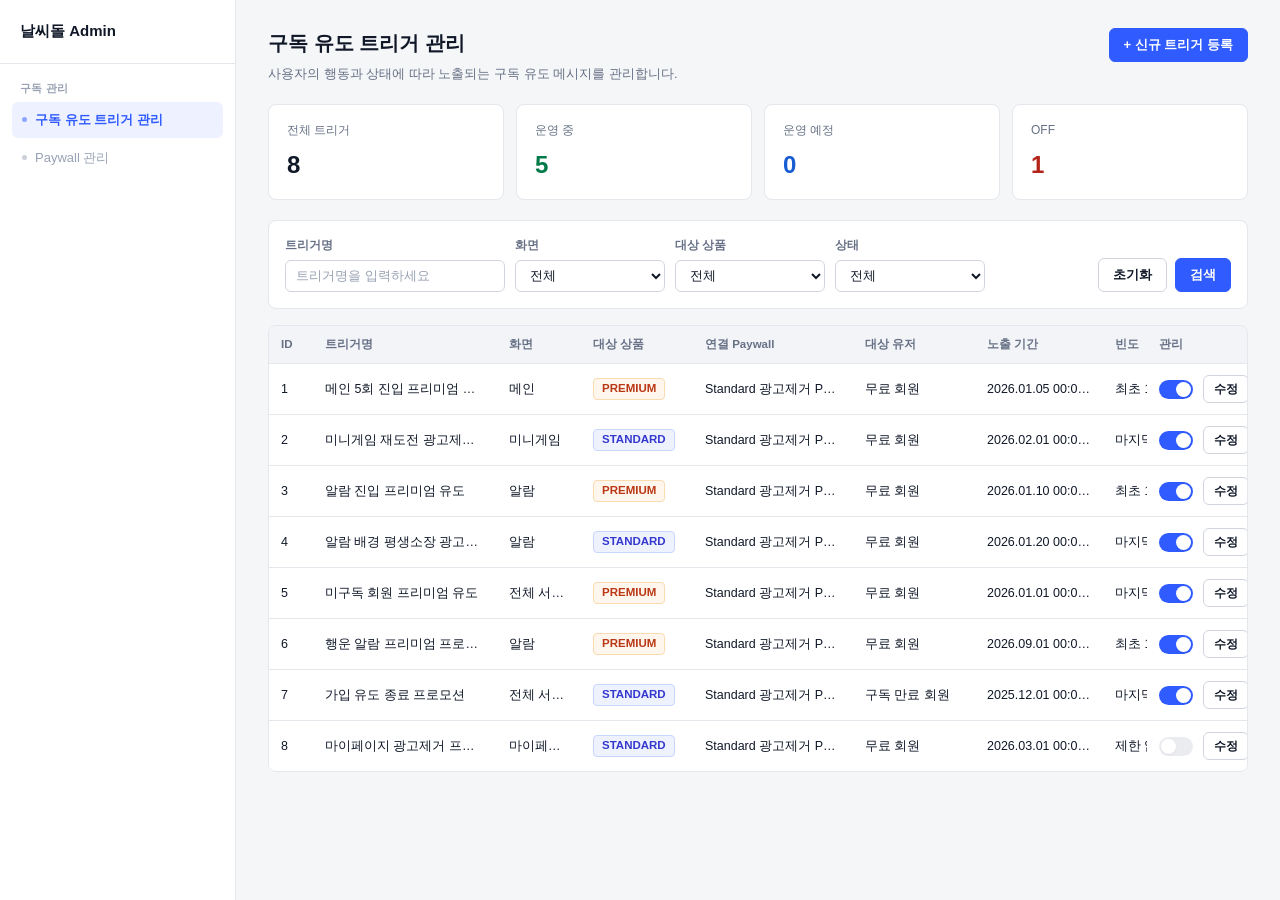
<file: subscription-trigger-admin/index.html>
<!DOCTYPE html>
<html lang="ko">
<head>
<meta charset="UTF-8">
<meta name="viewport" content="width=1280">
<title>날씨돌 Admin · 구독 유도 트리거 관리</title>
<style>
  :root{
    --bg:#f5f6f8;
    --surface:#ffffff;
    --border:#e4e7ec;
    --border-strong:#d0d5dd;
    --text:#101828;
    --text-secondary:#667085;
    --text-tertiary:#98a2b3;
    --primary:#2f5bff;
    --primary-hover:#2447d6;
    --primary-soft:#eef1ff;
    --danger:#d92d20;
    --danger-soft:#fef3f2;
    --warning:#b54708;
    --warning-soft:#fffaeb;
    --warning-border:#fedf89;
    --green-bg:#ecfdf3;
    --green-text:#027a48;
    --green-border:#abefc6;
    --blue-bg:#eff8ff;
    --blue-text:#175cd3;
    --blue-border:#b2ddff;
    --gray-bg:#f2f4f7;
    --gray-text:#475467;
    --gray-border:#eaecf0;
    --red-bg:#fef3f2;
    --red-text:#b42318;
    --red-border:#fecdca;
    --standard-bg:#eef2ff;
    --standard-text:#3538cd;
    --standard-border:#c7d7fe;
    --premium-bg:#fff6ed;
    --premium-text:#b93815;
    --premium-border:#f9dbaf;
    --radius:6px;
    --shadow-sm:0 1px 2px rgba(16,24,40,0.05);
    --shadow-md:0 4px 12px rgba(16,24,40,0.10);
  }
  *{box-sizing:border-box;}
  html,body{height:100%;}
  body{
    margin:0;
    min-width:1280px;
    background:var(--bg);
    color:var(--text);
    font-family:-apple-system,BlinkMacSystemFont,"Segoe UI",Roboto,"Malgun Gothic","Apple SD Gothic Neo",sans-serif;
    font-size:13px;
    line-height:1.5;
    -webkit-font-smoothing:antialiased;
  }
  a{color:inherit;text-decoration:none;}
  button{font-family:inherit;}
  ul{margin:0;padding:0;list-style:none;}

  /* ---------- layout ---------- */
  .layout{display:flex;min-height:100vh;}
  .sidebar{
    width:236px;
    flex:0 0 236px;
    background:var(--surface);
    border-right:1px solid var(--border);
    display:flex;
    flex-direction:column;
    padding:20px 0;
  }
  .sidebar-logo{
    display:flex;
    align-items:baseline;
    gap:6px;
    padding:0 20px 20px 20px;
    border-bottom:1px solid var(--border);
    margin-bottom:16px;
  }
  .sidebar-logo .name{font-size:15px;font-weight:700;color:var(--text);}
  .sidebar-logo .tag{font-size:11px;color:var(--text-tertiary);}
  .nav-group{padding:0 12px;margin-bottom:20px;}
  .nav-group-title{
    font-size:11px;
    font-weight:600;
    color:var(--text-tertiary);
    padding:0 8px 6px 8px;
    letter-spacing:.02em;
  }
  .nav-item{
    display:flex;
    align-items:center;
    gap:8px;
    padding:8px 10px;
    border-radius:var(--radius);
    color:var(--text-secondary);
    font-size:13px;
    cursor:pointer;
    margin-bottom:2px;
  }
  .nav-item:hover{background:var(--gray-bg);color:var(--text);}
  .nav-item.active{background:var(--primary-soft);color:var(--primary);font-weight:600;}
  .nav-item.disabled{cursor:not-allowed;color:var(--text-tertiary);}
  .nav-item.disabled:hover{background:none;color:var(--text-tertiary);}
  .nav-item .dot{width:5px;height:5px;border-radius:50%;background:currentColor;opacity:.5;flex:0 0 auto;}

  .main{flex:1;min-width:0;display:flex;flex-direction:column;}
  .view{flex:1;display:flex;flex-direction:column;min-height:0;}

  /* ---------- typography / common ---------- */
  .page-header{
    display:flex;
    align-items:flex-start;
    justify-content:space-between;
    padding:28px 32px 0 32px;
  }
  .page-title{font-size:20px;font-weight:700;color:var(--text);margin:0 0 6px 0;}
  .page-desc{font-size:13px;color:var(--text-secondary);margin:0;}

  .btn{
    display:inline-flex;
    align-items:center;
    justify-content:center;
    gap:6px;
    height:34px;
    padding:0 14px;
    border-radius:var(--radius);
    border:1px solid var(--border-strong);
    background:var(--surface);
    color:var(--text);
    font-size:13px;
    font-weight:600;
    cursor:pointer;
    white-space:nowrap;
  }
  .btn:hover{background:var(--gray-bg);}
  .btn-primary{background:var(--primary);border-color:var(--primary);color:#fff;}
  .btn-primary:hover{background:var(--primary-hover);border-color:var(--primary-hover);}
  .btn-secondary{background:var(--surface);}
  .btn-danger{background:var(--danger);border-color:var(--danger);color:#fff;}
  .btn-danger:hover{background:#b42318;border-color:#b42318;}
  .btn-danger-outline{background:var(--surface);border-color:var(--red-border);color:var(--danger);}
  .btn-danger-outline:hover{background:var(--danger-soft);}
  .btn-sm{height:28px;padding:0 10px;font-size:12px;}
  .btn:disabled{opacity:.5;cursor:not-allowed;}

  .badge{
    display:inline-flex;
    align-items:center;
    height:22px;
    padding:0 8px;
    border-radius:4px;
    font-size:11.5px;
    font-weight:600;
    border:1px solid transparent;
    white-space:nowrap;
  }
  .badge-green{background:var(--green-bg);color:var(--green-text);border-color:var(--green-border);}
  .badge-blue{background:var(--blue-bg);color:var(--blue-text);border-color:var(--blue-border);}
  .badge-gray{background:var(--gray-bg);color:var(--gray-text);border-color:var(--gray-border);}
  .badge-red{background:var(--red-bg);color:var(--red-text);border-color:var(--red-border);}
  .badge-standard{background:var(--standard-bg);color:var(--standard-text);border-color:var(--standard-border);}
  .badge-premium{background:var(--premium-bg);color:var(--premium-text);border-color:var(--premium-border);}

  .toggle{
    position:relative;
    display:inline-block;
    width:34px;
    height:19px;
    flex:0 0 auto;
  }
  .toggle input{opacity:0;width:0;height:0;}
  .toggle-track{
    position:absolute;inset:0;
    background:var(--gray-border);
    border-radius:999px;
    cursor:pointer;
    transition:background .15s;
  }
  .toggle-track:before{
    content:"";
    position:absolute;
    left:2px;top:2px;
    width:15px;height:15px;
    background:#fff;
    border-radius:50%;
    box-shadow:var(--shadow-sm);
    transition:transform .15s;
  }
  .toggle input:checked + .toggle-track{background:var(--primary);}
  .toggle input:checked + .toggle-track:before{transform:translateX(15px);}

  /* ---------- summary cards ---------- */
  .summary-row{
    display:grid;
    grid-template-columns:repeat(4,1fr);
    gap:12px;
    padding:20px 32px 0 32px;
  }
  .summary-card{
    background:var(--surface);
    border:1px solid var(--border);
    border-radius:8px;
    padding:16px 18px;
  }
  .summary-card .label{font-size:12px;color:var(--text-secondary);margin-bottom:8px;}
  .summary-card .value{font-size:24px;font-weight:700;color:var(--text);}
  .summary-card.running .value{color:var(--green-text);}
  .summary-card.scheduled .value{color:var(--blue-text);}
  .summary-card.off .value{color:var(--red-text);}

  /* ---------- filters ---------- */
  .filter-bar{
    display:flex;
    align-items:flex-end;
    gap:10px;
    margin:20px 32px 0 32px;
    padding:16px;
    background:var(--surface);
    border:1px solid var(--border);
    border-radius:8px;
    flex-wrap:wrap;
  }
  .filter-field{display:flex;flex-direction:column;gap:6px;}
  .filter-field label{font-size:11.5px;color:var(--text-secondary);font-weight:600;}
  .filter-field input[type=text], .filter-field select{
    height:32px;
    border:1px solid var(--border-strong);
    border-radius:var(--radius);
    padding:0 10px;
    font-size:13px;
    background:var(--surface);
    color:var(--text);
    min-width:150px;
  }
  .filter-field input[type=text]{width:220px;}
  .filter-actions{display:flex;gap:8px;margin-left:auto;}

  /* ---------- table ---------- */
  .table-wrap{
    margin:16px 32px 32px 32px;
    background:var(--surface);
    border:1px solid var(--border);
    border-radius:8px;
    overflow-x:auto;
    overflow-y:hidden;
  }
  table{width:100%;min-width:1094px;border-collapse:collapse;table-layout:fixed;}
  thead th{
    text-align:left;
    font-size:11.5px;
    font-weight:600;
    color:var(--text-secondary);
    background:var(--gray-bg);
    padding:10px 12px;
    border-bottom:1px solid var(--border);
    white-space:nowrap;
  }
  tbody td{
    padding:11px 12px;
    border-bottom:1px solid var(--border);
    font-size:12.5px;
    color:var(--text);
    vertical-align:middle;
    overflow:hidden;
    white-space:nowrap;
    text-overflow:ellipsis;
  }
  tbody tr{cursor:pointer;}
  tbody tr:hover{background:#fafbfc;}
  tbody tr:last-child td{border-bottom:none;}
  .cell-ellipsis{
    white-space:nowrap;
    overflow:hidden;
    text-overflow:ellipsis;
    display:block;
    max-width:100%;
  }
  .col-id{width:44px;}
  .col-name{width:184px;}
  .col-screen{width:84px;}
  .col-product{width:112px;}
  .col-paywall{width:160px;}
  .col-target{width:122px;}
  .col-period{width:128px;}
  .col-freq{width:90px;}
  .col-status{width:70px;}
  .col-manage{width:100px;}
  .row-manage{display:flex;align-items:center;gap:10px;}
  .empty-row td{padding:48px 12px;text-align:center;color:var(--text-tertiary);font-size:13px;}

  /* pin identifying + action columns so they stay reachable while the
     dense table scrolls horizontally at 1280-1440px */
  th.sticky-col, td.sticky-col{position:sticky;background:var(--surface);z-index:2;}
  thead th.sticky-col{background:var(--gray-bg);z-index:3;}
  tbody tr:hover td.sticky-col{background:#fafbfc;}
  .sticky-id{left:0;}
  .sticky-name{left:44px;box-shadow:2px 0 4px -2px rgba(16,24,40,0.12);}
  .sticky-manage{right:0;box-shadow:-2px 0 4px -2px rgba(16,24,40,0.12);}

  /* ---------- form view ---------- */
  .form-header{
    display:flex;
    align-items:center;
    justify-content:space-between;
    padding:20px 32px;
    border-bottom:1px solid var(--border);
    background:var(--surface);
  }
  .form-header-left{display:flex;flex-direction:column;gap:6px;}
  .back-link{
    display:inline-flex;
    align-items:center;
    gap:4px;
    font-size:12.5px;
    color:var(--text-secondary);
    cursor:pointer;
    width:fit-content;
  }
  .back-link:hover{color:var(--primary);}
  .form-title{font-size:18px;font-weight:700;}

  .form-body{
    display:flex;
    align-items:flex-start;
    gap:24px;
    padding:24px 32px 120px 32px;
  }
  .form-main{flex:0 0 66%;max-width:66%;display:flex;flex-direction:column;gap:16px;}
  .form-side{flex:1;position:sticky;top:24px;}

  .section-card{
    background:var(--surface);
    border:1px solid var(--border);
    border-radius:8px;
    padding:20px 22px;
  }
  .section-head{display:flex;align-items:baseline;gap:10px;margin-bottom:16px;}
  .section-num{
    display:inline-flex;
    align-items:center;
    justify-content:center;
    width:20px;height:20px;
    border-radius:50%;
    background:var(--text);
    color:#fff;
    font-size:11px;
    font-weight:700;
    flex:0 0 auto;
  }
  .section-title{font-size:14px;font-weight:700;color:var(--text);}
  .section-sub{font-size:12px;color:var(--text-secondary);}

  .field{margin-bottom:16px;}
  .field:last-child{margin-bottom:0;}
  .field-row{display:flex;gap:16px;}
  .field-row .field{flex:1;}
  .field label.field-label{
    display:block;
    font-size:12.5px;
    font-weight:600;
    color:var(--text);
    margin-bottom:6px;
  }
  .required-mark{color:var(--danger);margin-left:2px;}
  .field .helper{font-size:11.5px;color:var(--text-tertiary);margin-top:5px;}
  .field .error-text{font-size:11.5px;color:var(--danger);margin-top:5px;display:none;}
  .field.has-error .error-text{display:block;}
  .field.has-error input,.field.has-error select,.field.has-error textarea{border-color:var(--danger)!important;}
  .field.has-error .card-select .product-card{border-color:var(--danger);}

  input[type=text], input[type=number], input[type=datetime-local], select, textarea{
    width:100%;
    height:34px;
    border:1px solid var(--border-strong);
    border-radius:var(--radius);
    padding:0 10px;
    font-size:13px;
    color:var(--text);
    background:var(--surface);
    font-family:inherit;
  }
  textarea{height:auto;padding:8px 10px;resize:vertical;min-height:64px;}
  input:focus, select:focus, textarea:focus{outline:2px solid var(--primary-soft);border-color:var(--primary);}
  input::placeholder, textarea::placeholder{color:var(--text-tertiary);}

  .row-toggle{display:flex;align-items:center;justify-content:space-between;padding:2px 0;}
  .row-toggle .toggle-copy .t{font-size:13px;font-weight:600;}
  .row-toggle .toggle-copy .d{font-size:11.5px;color:var(--text-secondary);margin-top:2px;}

  .checkbox-grid{display:flex;flex-direction:column;gap:2px;}
  .checkbox-item{
    display:flex;
    align-items:center;
    gap:8px;
    padding:8px 4px;
    border-bottom:1px solid var(--gray-bg);
  }
  .checkbox-item:last-child{border-bottom:none;}
  .checkbox-item input{width:15px;height:15px;}
  .checkbox-item label{font-size:13px;cursor:pointer;}

  .warning-box{
    display:flex;
    gap:8px;
    align-items:flex-start;
    background:var(--warning-soft);
    border:1px solid var(--warning-border);
    color:var(--warning);
    border-radius:var(--radius);
    padding:10px 12px;
    font-size:12px;
    margin-top:10px;
  }
  .warning-box .mark{font-weight:700;flex:0 0 auto;}

  .radio-line{display:flex;gap:20px;align-items:center;height:34px;}
  .radio-item{display:flex;align-items:center;gap:6px;}
  .radio-item input{width:15px;height:15px;}
  .radio-item label{font-size:13px;cursor:pointer;}

  .freq-select-wrap{display:flex;gap:10px;align-items:flex-start;}
  .freq-select-wrap select{flex:0 0 220px;}
  .freq-sub{flex:1;}
  .freq-note{
    background:var(--gray-bg);
    border-radius:var(--radius);
    padding:9px 12px;
    font-size:12px;
    color:var(--text-secondary);
    display:flex;
    align-items:center;
    gap:8px;
    min-height:34px;
  }
  .freq-number-row{display:flex;align-items:center;gap:8px;}
  .freq-number-row input{width:90px;}
  .freq-number-row span{font-size:12.5px;color:var(--text-secondary);white-space:nowrap;}

  .card-select{display:grid;grid-template-columns:repeat(4,1fr);gap:10px;}
  .card-select.two-col{grid-template-columns:repeat(2,1fr);}

  .product-card{
    border:1.5px solid var(--border);
    border-radius:8px;
    padding:16px;
    cursor:pointer;
  }
  .product-card:hover{border-color:var(--border-strong);}
  .product-card.selected{border-color:var(--primary);background:var(--primary-soft);}
  .product-card .p-name{font-size:14px;font-weight:700;margin-bottom:4px;}
  .product-card .p-desc{font-size:12px;color:var(--text-secondary);}

  .flow-diagram{
    margin-top:16px;
    display:flex;
    align-items:center;
    gap:10px;
    flex-wrap:wrap;
    padding:12px 14px;
    background:var(--gray-bg);
    border-radius:var(--radius);
  }
  .flow-chip{
    background:var(--surface);
    border:1px solid var(--border-strong);
    border-radius:999px;
    padding:5px 12px;
    font-size:12px;
    font-weight:600;
    color:var(--text);
  }
  .flow-chip.empty{color:var(--text-tertiary);font-weight:500;}
  .flow-arrow{color:var(--text-tertiary);font-size:13px;}

  .dropzone{
    border:1.5px dashed var(--border-strong);
    border-radius:var(--radius);
    padding:22px;
    text-align:center;
    cursor:pointer;
    color:var(--text-secondary);
    font-size:12.5px;
  }
  .dropzone:hover{border-color:var(--primary);background:var(--primary-soft);}
  .dropzone.filled{border-style:solid;border-color:var(--green-border);background:var(--green-bg);color:var(--green-text);}
  .dropzone .dz-title{font-weight:600;margin-bottom:3px;color:var(--text);}
  .dropzone.filled .dz-title{color:var(--green-text);}

  /* ---------- preview ---------- */
  .preview-panel{
    background:var(--surface);
    border:1px solid var(--border);
    border-radius:8px;
    padding:20px;
  }
  .preview-panel h3{font-size:13.5px;font-weight:700;margin:0 0 4px 0;}
  .preview-panel .preview-sub{font-size:11.5px;color:var(--text-secondary);margin-bottom:16px;}
  .phone-frame{
    width:100%;
    max-width:260px;
    margin:0 auto;
    border:8px solid #1d2129;
    border-radius:30px;
    background:#1d2129;
    box-shadow:var(--shadow-md);
  }
  .phone-screen{
    background:#eef1f6;
    border-radius:22px;
    height:480px;
    position:relative;
    overflow:hidden;
    display:flex;
    flex-direction:column;
    justify-content:flex-end;
  }
  .phone-notch{
    position:absolute;top:0;left:50%;transform:translateX(-50%);
    width:70px;height:16px;background:#1d2129;border-radius:0 0 10px 10px;
  }
  .phone-bg-app{
    position:absolute;inset:0;
    background:linear-gradient(180deg,#dfe7f5 0%,#eef1f6 60%);
  }
  .phone-bg-app .fake-line{height:8px;background:#d7dee8;border-radius:4px;margin:0 16px 8px 16px;}
  .phone-bg-app .fake-line.short{width:40%;}
  .phone-bg-app .fake-block{height:60px;background:#d7dee8;border-radius:8px;margin:16px;}

  .sheet{
    position:relative;
    background:#fff;
    border-radius:14px;
    padding:18px 16px 16px 16px;
    box-shadow:0 -4px 16px rgba(0,0,0,.12);
    margin:auto 14px;
    align-self:center;
  }
  .sheet-img{
    height:96px;
    border-radius:10px;
    background:repeating-linear-gradient(45deg,#eef1ff,#eef1ff 8px,#e4e9ff 8px,#e4e9ff 16px);
    margin-bottom:12px;
    display:flex;align-items:center;justify-content:center;
    color:var(--text-tertiary);
    font-size:10.5px;
  }
  .sheet-title{font-size:14.5px;font-weight:700;color:#101828;margin-bottom:4px;line-height:1.35;}
  .sheet-subtitle{font-size:11.5px;color:#667085;margin-bottom:14px;line-height:1.4;}
  .sheet-cta{
    background:var(--primary);
    color:#fff;
    text-align:center;
    padding:11px;
    border-radius:8px;
    font-size:12.5px;
    font-weight:700;
    margin-bottom:8px;
  }
  .sheet-subcta{
    text-align:center;
    padding:6px;
    font-size:11.5px;
    color:var(--text-tertiary);
  }
  .sheet-subcta-tag{
    color:var(--primary);
    font-weight:600;
  }
  .preview-meta{
    margin-top:14px;
    font-size:11.5px;
    color:var(--text-secondary);
    display:flex;
    justify-content:space-between;
  }

  /* ---------- sticky bottom actions ---------- */
  .bottom-actions{
    position:fixed;
    left:236px;right:0;bottom:0;
    background:var(--surface);
    border-top:1px solid var(--border);
    padding:14px 32px;
    display:flex;
    justify-content:space-between;
    align-items:center;
    z-index:20;
  }
  .bottom-actions-right{display:flex;gap:8px;}

  /* ---------- toast ---------- */
  .toast{
    position:fixed;
    bottom:28px;
    left:50%;
    transform:translateX(-50%) translateY(20px);
    background:#101828;
    color:#fff;
    padding:12px 20px;
    border-radius:8px;
    font-size:13px;
    font-weight:500;
    box-shadow:var(--shadow-md);
    opacity:0;
    pointer-events:none;
    transition:opacity .18s, transform .18s;
    z-index:100;
  }
  .toast.show{opacity:1;transform:translateX(-50%) translateY(0);}

  /* ---------- modal ---------- */
  .modal-overlay{
    position:fixed;inset:0;
    background:rgba(16,24,40,.5);
    display:flex;
    align-items:center;
    justify-content:center;
    z-index:90;
  }
  .modal{
    background:#fff;
    border-radius:10px;
    padding:24px;
    width:380px;
    box-shadow:var(--shadow-md);
  }
  .modal h3{font-size:15px;font-weight:700;margin:0 0 8px 0;}
  .modal p{font-size:12.5px;color:var(--text-secondary);margin:0 0 20px 0;line-height:1.5;}
  .modal-actions{display:flex;justify-content:flex-end;gap:8px;}
</style>
</head>
<body>
<div class="layout">
  <aside class="sidebar">
    <div class="sidebar-logo">
      <span class="name">날씨돌 Admin</span>
    </div>
    <div class="nav-group">
      <div class="nav-group-title">구독 관리</div>
      <ul>
        <li class="nav-item active" id="nav-trigger">
          <span class="dot"></span>구독 유도 트리거 관리
        </li>
        <li class="nav-item disabled" id="nav-paywall">
          <span class="dot"></span>Paywall 관리
        </li>
      </ul>
    </div>
  </aside>

  <main class="main">

    <!-- ===================== LIST VIEW ===================== -->
    <section class="view" id="view-list">
      <div class="page-header">
        <div>
          <h1 class="page-title">구독 유도 트리거 관리</h1>
          <p class="page-desc">사용자의 행동과 상태에 따라 노출되는 구독 유도 메시지를 관리합니다.</p>
        </div>
        <button class="btn btn-primary" id="btn-new">+ 신규 트리거 등록</button>
      </div>

      <div class="summary-row">
        <div class="summary-card">
          <div class="label">전체 트리거</div>
          <div class="value" id="sum-total">0</div>
        </div>
        <div class="summary-card running">
          <div class="label">운영 중</div>
          <div class="value" id="sum-running">0</div>
        </div>
        <div class="summary-card scheduled">
          <div class="label">운영 예정</div>
          <div class="value" id="sum-scheduled">0</div>
        </div>
        <div class="summary-card off">
          <div class="label">OFF</div>
          <div class="value" id="sum-off">0</div>
        </div>
      </div>

      <div class="filter-bar">
        <div class="filter-field">
          <label>트리거명</label>
          <input type="text" id="filter-name" placeholder="트리거명을 입력하세요">
        </div>
        <div class="filter-field">
          <label>화면</label>
          <select id="filter-screen">
            <option value="">전체</option>
            <option value="메인">메인</option>
            <option value="알람">알람</option>
            <option value="미니게임">미니게임</option>
            <option value="마이페이지">마이페이지</option>
            <option value="전체 서비스">전체 서비스</option>
          </select>
        </div>
        <div class="filter-field">
          <label>대상 상품</label>
          <select id="filter-product">
            <option value="">전체</option>
            <option value="STANDARD">STANDARD</option>
            <option value="PREMIUM">PREMIUM</option>
          </select>
        </div>
        <div class="filter-field">
          <label>상태</label>
          <select id="filter-status">
            <option value="">전체</option>
            <option value="running">운영 중</option>
            <option value="scheduled">운영 예정</option>
            <option value="ended">종료</option>
            <option value="off">OFF</option>
          </select>
        </div>
        <div class="filter-actions">
          <button class="btn btn-secondary" id="btn-reset">초기화</button>
          <button class="btn btn-primary" id="btn-search">검색</button>
        </div>
      </div>

      <div class="table-wrap">
        <table>
          <colgroup>
            <col class="col-id"><col class="col-name"><col class="col-screen">
            <col class="col-product"><col class="col-paywall"><col class="col-target">
            <col class="col-period"><col class="col-freq"><col class="col-status"><col class="col-manage">
          </colgroup>
          <thead>
            <tr>
              <th class="sticky-col sticky-id">ID</th><th class="sticky-col sticky-name">트리거명</th><th>화면</th>
              <th>대상 상품</th><th>연결 Paywall</th><th>대상 유저</th><th>노출 기간</th>
              <th>빈도</th><th>상태</th><th class="sticky-col sticky-manage">관리</th>
            </tr>
          </thead>
          <tbody id="trigger-tbody"></tbody>
        </table>
      </div>
    </section>

    <!-- ===================== FORM VIEW ===================== -->
    <section class="view" id="view-form" style="display:none;">
      <div class="form-header">
        <div class="form-header-left">
          <span class="back-link" id="btn-back">&larr; 목록으로</span>
          <span class="form-title" id="form-title">구독 유도 트리거 등록</span>
        </div>
        <button class="btn btn-danger-outline" id="btn-delete" style="display:none;">삭제</button>
      </div>

      <div class="form-body">
        <div class="form-main">

          <!-- 1. 기본 정보 -->
          <div class="section-card">
            <div class="section-head">
              <span class="section-num">1</span>
              <span class="section-title">기본 정보</span>
            </div>
            <div class="field" id="field-name">
              <label class="field-label">트리거명<span class="required-mark">*</span></label>
              <input type="text" id="f-name" placeholder="운영자가 식별할 수 있는 이름을 입력하세요">
              <div class="helper">사용자에게 노출되지 않는 어드민 내부 관리용 이름입니다.</div>
              <div class="error-text">트리거명을 입력해주세요.</div>
            </div>
            <div class="field">
              <label class="field-label">운영 설명</label>
              <textarea id="f-desc" placeholder="운영 목적이나 참고사항을 입력하세요"></textarea>
            </div>
            <div class="field" style="margin-bottom:0;">
              <div class="row-toggle">
                <div class="toggle-copy">
                  <div class="t">사용 여부</div>
                  <div class="d">OFF로 설정하면 즉시 앱 노출이 중단됩니다.</div>
                </div>
                <label class="toggle">
                  <input type="checkbox" id="f-enabled" checked>
                  <span class="toggle-track"></span>
                </label>
              </div>
            </div>
          </div>

          <!-- 2. 노출 화면 -->
          <div class="section-card">
            <div class="section-head">
              <span class="section-num">2</span>
              <span class="section-title">노출 화면</span>
              <span class="section-sub">구독 유도 팝업을 노출할 화면을 설정합니다.</span>
            </div>
            <div class="field" id="field-screen" style="margin-bottom:0;max-width:340px;">
              <label class="field-label">화면<span class="required-mark">*</span></label>
              <select id="f-screen">
                <option value="">화면을 선택하세요</option>
                <option value="메인">메인</option>
                <option value="알람">알람</option>
                <option value="미니게임">미니게임</option>
                <option value="마이페이지">마이페이지</option>
                <option value="전체 서비스">전체 서비스</option>
              </select>
              <div class="error-text">노출 화면을 선택해주세요.</div>
            </div>
          </div>

          <!-- 3. 대상 사용자 -->
          <div class="section-card">
            <div class="section-head">
              <span class="section-num">3</span>
              <span class="section-title">대상 사용자</span>
              <span class="section-sub">현재 구독 상태를 기준으로 노출할 사용자를 지정합니다.</span>
            </div>
            <div class="field" id="field-targetUsers" style="margin-bottom:0;">
              <div class="checkbox-grid" id="f-targetUsers">
                <div class="checkbox-item">
                  <input type="checkbox" id="tu-free" value="free" checked>
                  <label for="tu-free">무료 회원</label>
                </div>
                <div class="checkbox-item">
                  <input type="checkbox" id="tu-standard_sub" value="standard_sub">
                  <label for="tu-standard_sub">STANDARD 구독자</label>
                </div>
                <div class="checkbox-item">
                  <input type="checkbox" id="tu-expired" value="expired">
                  <label for="tu-expired">구독 만료 회원</label>
                </div>
              </div>
              <div class="error-text">대상 사용자를 1개 이상 선택해주세요.</div>
              <div class="warning-box" id="subscriber-warning" style="display:none;">
                <span class="mark">주의</span>
                <span id="subscriber-warning-text"></span>
              </div>
            </div>
          </div>

          <!-- 4. 노출 기간 -->
          <div class="section-card">
            <div class="section-head">
              <span class="section-num">4</span>
              <span class="section-title">노출 기간</span>
            </div>
            <div class="field-row">
              <div class="field">
                <label class="field-label">시작 일시</label>
                <input type="datetime-local" id="f-startAt">
              </div>
              <div class="field">
                <label class="field-label">종료 설정</label>
                <div class="radio-line">
                  <div class="radio-item">
                    <input type="radio" name="endMode" id="endMode-set" value="set" checked>
                    <label for="endMode-set">종료일 지정</label>
                  </div>
                  <div class="radio-item">
                    <input type="radio" name="endMode" id="endMode-none" value="none">
                    <label for="endMode-none">종료 없음</label>
                  </div>
                </div>
              </div>
            </div>
            <div class="field" id="field-endAt">
              <label class="field-label">종료 일시</label>
              <input type="datetime-local" id="f-endAt">
              <div class="error-text">종료 일시는 시작 일시 이후로 설정해주세요.</div>
            </div>
          </div>

          <!-- 5. 노출 빈도 -->
          <div class="section-card">
            <div class="section-head">
              <span class="section-num">5</span>
              <span class="section-title">사용자별 노출 빈도</span>
              <span class="section-sub">동일 사용자에게 구독 유도 메시지가 반복 노출되는 빈도를 제한합니다.</span>
            </div>
            <div class="field" style="margin-bottom:10px;">
              <div class="freq-select-wrap">
                <select id="f-freqType">
                  <option value="first_only">최초 1회</option>
                  <option value="daily">일 단위</option>
                  <option value="weekly">주 단위</option>
                  <option value="monthly">월 단위</option>
                  <option value="last_n_days">마지막 노출 후 N일</option>
                  <option value="unlimited">제한 없음</option>
                </select>
                <div class="freq-sub" id="freq-sub"></div>
              </div>
            </div>
            <div class="helper">빈도 제한은 회원 ID 기준으로 적용합니다.</div>
          </div>

          <!-- 6. 노출 콘텐츠 -->
          <div class="section-card">
            <div class="section-head">
              <span class="section-num">6</span>
              <span class="section-title">노출 콘텐츠</span>
              <span class="section-sub">노출 형태는 팝업으로 고정됩니다.</span>
            </div>

            <div id="popup-content-fields">
              <div class="field" id="field-popupTitle">
                <label class="field-label">타이틀<span class="required-mark">*</span></label>
                <input type="text" id="f-popupTitle" placeholder="광고 없이 날씨돌을 이용해보세요">
                <div class="error-text">타이틀을 입력해주세요.</div>
              </div>
              <div class="field">
                <label class="field-label">서브 타이틀</label>
                <input type="text" id="f-popupSubtitle" placeholder="STANDARD 멤버십으로 광고를 제거할 수 있어요.">
              </div>
              <div class="field">
                <label class="field-label">이미지</label>
                <div class="dropzone" id="f-popupImage">
                  <div class="dz-title">이미지 업로드</div>
                  <div>클릭하여 파일을 선택하세요 (프로토타입 · 실제 업로드 없음)</div>
                </div>
              </div>
              <div class="field-row">
                <div class="field" id="field-cta">
                  <label class="field-label">CTA 문구<span class="required-mark">*</span></label>
                  <input type="text" id="f-cta" placeholder="광고 없이 이용하기">
                  <div class="error-text">CTA 문구를 입력해주세요.</div>
                </div>
                <div class="field">
                  <label class="field-label">보조 CTA</label>
                  <input type="text" id="f-subCta" placeholder="나중에">
                </div>
              </div>
              <div class="field" style="margin-bottom:0;">
                <label class="field-label">보조 CTA 동작</label>
                <select id="f-subCtaAction" disabled>
                  <option value="dismiss_only">팝업 닫기</option>
                  <option value="dismiss_then_ad">팝업 닫기 + 광고 노출</option>
                  <option value="dismiss_then_back">팝업 닫기 + 이전 화면으로 이동</option>
                </select>
                <div class="helper">사용자가 보조 CTA를 탭했을 때 실행할 동작입니다. 개발에서 지원하는 동작만 선택할 수 있습니다.</div>
              </div>
            </div>
          </div>

          <!-- 7. 상품 / Paywall -->
          <div class="section-card">
            <div class="section-head">
              <span class="section-num">7</span>
              <span class="section-title">상품 / Paywall 설정</span>
            </div>
            <div class="field" id="field-product">
              <label class="field-label">대상 상품<span class="required-mark">*</span></label>
              <div class="card-select two-col" id="f-product">
                <div class="product-card" data-value="STANDARD">
                  <div class="p-name">STANDARD</div>
                  <div class="p-desc">광고 제거</div>
                </div>
                <div class="product-card" data-value="PREMIUM">
                  <div class="p-name">PREMIUM</div>
                  <div class="p-desc">프리미엄 콘텐츠 및 추가 혜택</div>
                </div>
              </div>
              <div class="error-text">대상 상품을 선택해주세요.</div>
            </div>
            <div class="field" id="field-paywall" style="margin-bottom:0;">
              <label class="field-label">연결 Paywall<span class="required-mark">*</span></label>
              <select id="f-paywall" disabled>
                <option value="">상품을 먼저 선택하세요</option>
              </select>
              <div class="error-text">연결할 Paywall을 선택해주세요.</div>
              <div class="flow-diagram" id="flow-diagram"></div>
            </div>
          </div>

        </div>

        <!-- 8. 미리보기 -->
        <div class="form-side">
          <div class="preview-panel">
            <h3>앱 노출 미리보기</h3>
            <div class="preview-sub">입력한 콘텐츠가 실시간으로 반영됩니다.</div>
            <div class="phone-frame">
              <div class="phone-screen" id="phone-screen"></div>
            </div>
            <div class="preview-meta">
              <span>노출 형태: 팝업</span>
              <span id="preview-product-label">-</span>
            </div>
          </div>
        </div>
      </div>

      <div class="bottom-actions">
        <button class="btn btn-secondary" id="btn-cancel">취소</button>
        <div class="bottom-actions-right">
          <button class="btn btn-primary" id="btn-save">등록</button>
        </div>
      </div>
    </section>

  </main>
</div>

<div id="toast" class="toast"></div>

<div class="modal-overlay" id="confirmOverlay" style="display:none;">
  <div class="modal">
    <h3 id="confirmTitle">트리거를 삭제하시겠습니까?</h3>
    <p id="confirmDesc">삭제한 트리거는 더 이상 앱에 노출되지 않습니다.</p>
    <div class="modal-actions">
      <button class="btn btn-secondary" id="confirmCancelBtn">취소</button>
      <button class="btn btn-danger" id="confirmOkBtn">삭제</button>
    </div>
  </div>
</div>

<script>
(function(){
  "use strict";

  /* ============================================================
   * Static reference data
   * ============================================================ */
  var TARGET_USER_LABELS = {
    free:"무료 회원",
    standard_sub:"STANDARD 구독자",
    expired:"구독 만료 회원"
  };
  var TARGET_USER_ORDER = ["free","standard_sub","expired"];

  var PAYWALL_OPTIONS = ["Standard 광고제거 Paywall"];

  var SUBCTA_ACTION_LABELS = {
    dismiss_only:"팝업 닫기",
    dismiss_then_ad:"팝업 닫기 + 광고 노출",
    dismiss_then_back:"팝업 닫기 + 이전 화면으로 이동"
  };

  var FREQ_LABELS = {
    first_only:"최초 1회", daily:"일 단위", weekly:"주 단위", monthly:"월 단위",
    last_n_days:"마지막 노출 후 N일", unlimited:"제한 없음"
  };

  var STATUS_LABEL = { running:"운영 중", scheduled:"운영 예정", ended:"종료", off:"OFF" };
  var STATUS_BADGE_CLASS = { running:"badge-green", scheduled:"badge-blue", ended:"badge-gray", off:"badge-red" };

  /* ============================================================
   * Mock data
   * ============================================================ */
  var triggers = [
    {
      id:1, name:"메인 5회 진입 프리미엄 유도", description:"신규 무료 회원의 5회차 앱 진입 시 프리미엄 업셀을 시도합니다.",
      enabled:true, screen:"메인",
      targetUsers:["free"], startAt:"2026-01-05T00:00", hasEndDate:false, endAt:"",
      freqType:"first_only", freqValue:null,
      displayType:"popup",
      popupTitle:"프리미엄으로 더 많은 날씨 정보를 확인해보세요", popupSubtitle:"초정밀 예보와 프리미엄 테마를 만나보세요.",
      popupImage:null, cta:"프리미엄 시작하기", subCta:"나중에", subCtaAction:"dismiss_only",
      product:"PREMIUM", paywall:"Standard 광고제거 Paywall"
    },
    {
      id:2, name:"미니게임 재도전 광고제거 유도", description:"",
      enabled:true, screen:"미니게임",
      targetUsers:["free"], startAt:"2026-02-01T00:00", hasEndDate:false, endAt:"",
      freqType:"last_n_days", freqValue:3,
      displayType:"popup",
      popupTitle:"광고 없이 게임을 즐겨보세요", popupSubtitle:"STANDARD 멤버십으로 광고를 제거할 수 있어요.",
      popupImage:null, cta:"광고 없이 이용하기", subCta:"나중에", subCtaAction:"dismiss_then_ad",
      product:"STANDARD", paywall:"Standard 광고제거 Paywall"
    },
    {
      id:3, name:"알람 진입 프리미엄 유도", description:"",
      enabled:true, screen:"알람",
      targetUsers:["free"], startAt:"2026-01-10T00:00", hasEndDate:false, endAt:"",
      freqType:"first_only", freqValue:null,
      displayType:"popup",
      popupTitle:"행운을 부르는 프리미엄 알람", popupSubtitle:"매일 다른 행운 메시지를 받아보세요.",
      popupImage:null, cta:"프리미엄 알람 시작하기", subCta:"다음에", subCtaAction:"dismiss_only",
      product:"PREMIUM", paywall:"Standard 광고제거 Paywall"
    },
    {
      id:4, name:"알람 배경 평생소장 광고제거 유도", description:"",
      enabled:true, screen:"알람",
      targetUsers:["free"], startAt:"2026-01-20T00:00", hasEndDate:false, endAt:"",
      freqType:"last_n_days", freqValue:2,
      displayType:"popup",
      popupTitle:"광고 없이 평생 소장하세요", popupSubtitle:"STANDARD 멤버십으로 배경을 광고 없이 소장할 수 있어요.",
      popupImage:null, cta:"광고 없이 소장하기", subCta:"나중에", subCtaAction:"dismiss_then_ad",
      product:"STANDARD", paywall:"Standard 광고제거 Paywall"
    },
    {
      id:5, name:"미구독 회원 프리미엄 유도", description:"",
      enabled:true, screen:"전체 서비스",
      targetUsers:["free"], startAt:"2026-01-01T00:00", hasEndDate:false, endAt:"",
      freqType:"last_n_days", freqValue:3,
      displayType:"popup",
      popupTitle:"날씨돌 프리미엄을 만나보세요", popupSubtitle:"광고 제거는 물론 다양한 프리미엄 혜택을 누려보세요.",
      popupImage:null, cta:"프리미엄 알아보기", subCta:"나중에", subCtaAction:"dismiss_only",
      product:"PREMIUM", paywall:"Standard 광고제거 Paywall"
    },
    {
      id:6, name:"행운 알람 프리미엄 프로모션", description:"가을 시즌 프로모션.",
      enabled:true, screen:"알람",
      targetUsers:["free"], startAt:"2026-09-01T00:00", hasEndDate:true, endAt:"2026-09-30T23:59",
      freqType:"first_only", freqValue:null,
      displayType:"popup",
      popupTitle:"행운 알람 프리미엄 프로모션", popupSubtitle:"가을맞이 특별 혜택을 놓치지 마세요.",
      popupImage:null, cta:"지금 확인하기", subCta:"나중에", subCtaAction:"dismiss_only",
      product:"PREMIUM", paywall:"Standard 광고제거 Paywall"
    },
    {
      id:7, name:"가입 유도 종료 프로모션", description:"겨울 프로모션. 이미 종료됨.",
      enabled:true, screen:"전체 서비스",
      targetUsers:["expired"], startAt:"2025-12-01T00:00", hasEndDate:true, endAt:"2026-01-31T23:59",
      freqType:"last_n_days", freqValue:7,
      displayType:"popup",
      popupTitle:"다시 만나서 반가워요", popupSubtitle:"놓친 혜택을 다시 받아보세요.",
      popupImage:null, cta:"다시 시작하기", subCta:"나중에", subCtaAction:"dismiss_only",
      product:"STANDARD", paywall:"Standard 광고제거 Paywall"
    },
    {
      id:8, name:"마이페이지 광고제거 프로모션 테스트", description:"현재 OFF 상태로 운영 중지된 트리거 샘플.",
      enabled:false, screen:"마이페이지",
      targetUsers:["free"], startAt:"2026-03-01T00:00", hasEndDate:false, endAt:"",
      freqType:"unlimited", freqValue:null,
      displayType:"popup",
      popupTitle:"광고 없이 마이페이지를 이용해보세요", popupSubtitle:"STANDARD 멤버십으로 광고를 제거할 수 있어요.",
      popupImage:null, cta:"광고 없이 이용하기", subCta:"나중에", subCtaAction:"dismiss_then_back",
      product:"STANDARD", paywall:"Standard 광고제거 Paywall"
    }
  ];
  var nextId = 9;

  /* ============================================================
   * Helpers
   * ============================================================ */
  function computeStatus(t, now){
    now = now || new Date();
    if (!t.enabled) return "off";
    var start = new Date(t.startAt);
    if (now < start) return "scheduled";
    if (t.hasEndDate && t.endAt){
      var end = new Date(t.endAt);
      if (now > end) return "ended";
    }
    return "running";
  }

  function fmtDT(v){
    if (!v) return "";
    var s = v.replace("T"," ");
    return s.slice(0,16).replace(/-/g,".");
  }

  function fmtPeriod(t){
    var start = fmtDT(t.startAt) || "미설정";
    if (t.hasEndDate && t.endAt) return start + " ~ " + fmtDT(t.endAt);
    return start + " ~ 종료없음";
  }

  function fmtFreq(t){
    switch(t.freqType){
      case "first_only": return "최초 1회";
      case "daily": return (t.freqValue||1) + "회 / Day";
      case "weekly": return (t.freqValue||1) + "회 / Week";
      case "monthly": return (t.freqValue||1) + "회 / Month";
      case "last_n_days": return "마지막 노출 후 " + (t.freqValue||1) + "일";
      case "unlimited": return "제한 없음";
      default: return "-";
    }
  }

  function escapeHtml(s){
    return String(s==null?"":s).replace(/[&<>"']/g, function(c){
      return {"&":"&amp;","<":"&lt;",">":"&gt;","\"":"&quot;","'":"&#39;"}[c];
    });
  }

  function showToast(msg){
    var el = document.getElementById("toast");
    el.textContent = msg;
    el.classList.add("show");
    clearTimeout(showToast._t);
    showToast._t = setTimeout(function(){ el.classList.remove("show"); }, 2400);
  }

  /* ============================================================
   * List view rendering
   * ============================================================ */
  var currentFilters = { name:"", screen:"", product:"", status:"" };

  function renderSummary(){
    var total = triggers.length, running=0, scheduled=0, off=0;
    triggers.forEach(function(t){
      var s = computeStatus(t);
      if (s==="running") running++;
      else if (s==="scheduled") scheduled++;
      else if (s==="off") off++;
    });
    document.getElementById("sum-total").textContent = total;
    document.getElementById("sum-running").textContent = running;
    document.getElementById("sum-scheduled").textContent = scheduled;
    document.getElementById("sum-off").textContent = off;
  }

  function getFilteredTriggers(){
    return triggers.filter(function(t){
      if (currentFilters.name && t.name.indexOf(currentFilters.name) === -1) return false;
      if (currentFilters.screen && t.screen !== currentFilters.screen) return false;
      if (currentFilters.product && t.product !== currentFilters.product) return false;
      if (currentFilters.status && computeStatus(t) !== currentFilters.status) return false;
      return true;
    });
  }

  function renderTable(){
    var tbody = document.getElementById("trigger-tbody");
    var list = getFilteredTriggers();
    if (list.length === 0){
      tbody.innerHTML = '<tr class="empty-row"><td colspan="10">조건에 맞는 트리거가 없습니다.</td></tr>';
      return;
    }
    var rows = list.map(function(t){
      var status = computeStatus(t);
      var targetLabel = t.targetUsers.map(function(v){ return TARGET_USER_LABELS[v]; }).join(", ");
      var productBadgeClass = t.product === "PREMIUM" ? "badge-premium" : "badge-standard";
      return '' +
        '<tr data-id="'+t.id+'">' +
          '<td class="sticky-col sticky-id">'+t.id+'</td>' +
          '<td class="sticky-col sticky-name" title="'+escapeHtml(t.name)+'"><span class="cell-ellipsis">'+escapeHtml(t.name)+'</span></td>' +
          '<td>'+escapeHtml(t.screen)+'</td>' +
          '<td><span class="badge '+productBadgeClass+'">'+t.product+'</span></td>' +
          '<td title="'+escapeHtml(t.paywall)+'"><span class="cell-ellipsis">'+escapeHtml(t.paywall)+'</span></td>' +
          '<td title="'+escapeHtml(targetLabel)+'"><span class="cell-ellipsis">'+escapeHtml(targetLabel)+'</span></td>' +
          '<td><span class="cell-ellipsis">'+fmtPeriod(t)+'</span></td>' +
          '<td><span class="cell-ellipsis">'+fmtFreq(t)+'</span></td>' +
          '<td><span class="badge '+STATUS_BADGE_CLASS[status]+'">'+STATUS_LABEL[status]+'</span></td>' +
          '<td class="sticky-col sticky-manage">' +
            '<div class="row-manage">' +
              '<label class="toggle" title="ON/OFF">' +
                '<input type="checkbox" class="row-toggle-input" data-id="'+t.id+'" '+(t.enabled?"checked":"")+'>' +
                '<span class="toggle-track"></span>' +
              '</label>' +
              '<button class="btn btn-sm btn-secondary row-edit-btn" data-id="'+t.id+'">수정</button>' +
            '</div>' +
          '</td>' +
        '</tr>';
    }).join("");
    tbody.innerHTML = rows;

    tbody.querySelectorAll(".row-toggle-input").forEach(function(inp){
      inp.addEventListener("click", function(e){ e.stopPropagation(); });
      inp.addEventListener("change", function(){
        var id = Number(this.dataset.id);
        var t = triggers.find(function(x){ return x.id === id; });
        if (t){ t.enabled = this.checked; }
        renderSummary();
        renderTable();
      });
    });
    tbody.querySelectorAll(".row-edit-btn").forEach(function(btn){
      btn.addEventListener("click", function(e){
        e.stopPropagation();
        openEditForm(Number(this.dataset.id));
      });
    });
    tbody.querySelectorAll("tr[data-id]").forEach(function(tr){
      tr.addEventListener("click", function(e){
        if (e.target.closest(".row-manage")) return;
        openEditForm(Number(this.dataset.id));
      });
    });
  }

  function refreshList(){
    renderSummary();
    renderTable();
  }

  /* filters wiring */
  document.getElementById("btn-search").addEventListener("click", function(){
    currentFilters.name = document.getElementById("filter-name").value.trim();
    currentFilters.screen = document.getElementById("filter-screen").value;
    currentFilters.product = document.getElementById("filter-product").value;
    currentFilters.status = document.getElementById("filter-status").value;
    renderTable();
  });
  document.getElementById("filter-name").addEventListener("keydown", function(e){
    if (e.key === "Enter") document.getElementById("btn-search").click();
  });
  document.getElementById("btn-reset").addEventListener("click", function(){
    document.getElementById("filter-name").value = "";
    document.getElementById("filter-screen").value = "";
    document.getElementById("filter-product").value = "";
    document.getElementById("filter-status").value = "";
    currentFilters = { name:"", screen:"", product:"", status:"" };
    renderTable();
  });

  /* ============================================================
   * View switching
   * ============================================================ */
  function showView(name){
    document.getElementById("view-list").style.display = (name==="list") ? "flex" : "none";
    document.getElementById("view-form").style.display = (name==="form") ? "flex" : "none";
    window.scrollTo(0,0);
  }

  document.getElementById("nav-trigger").addEventListener("click", function(){
    showView("list");
  });
  document.getElementById("nav-paywall").addEventListener("click", function(){
    showToast("준비 중인 기능입니다.");
  });

  /* ============================================================
   * Form view
   * ============================================================ */
  var editingId = null;
  var formState = null;

  function defaultFormState(){
    var now = new Date();
    now.setMinutes(now.getMinutes() - now.getTimezoneOffset());
    var startAt = now.toISOString().slice(0,16);
    return {
      name:"", description:"", enabled:true,
      screen:"",
      targetUsers:["free"],
      startAt:startAt, hasEndDate:true, endAt:"",
      freqType:"first_only", freqValue:null,
      displayType:"popup",
      popupTitle:"", popupSubtitle:"", popupImage:null, cta:"", subCta:"", subCtaAction:"dismiss_only",
      product:"", paywall:""
    };
  }

  function cloneTriggerToForm(t){
    return {
      name:t.name, description:t.description||"", enabled:t.enabled,
      screen:t.screen,
      targetUsers:t.targetUsers.slice(),
      startAt:t.startAt, hasEndDate:t.hasEndDate, endAt:t.endAt||"",
      freqType:t.freqType, freqValue:t.freqValue,
      displayType:"popup",
      popupTitle:t.popupTitle||"", popupSubtitle:t.popupSubtitle||"", popupImage:t.popupImage||null,
      cta:t.cta||"", subCta:t.subCta||"", subCtaAction:t.subCtaAction||"dismiss_only",
      product:t.product, paywall:t.paywall
    };
  }

  function openCreateForm(){
    editingId = null;
    formState = defaultFormState();
    document.getElementById("form-title").textContent = "구독 유도 트리거 등록";
    document.getElementById("btn-save").textContent = "등록";
    document.getElementById("btn-delete").style.display = "none";
    populateForm();
    clearAllErrors();
    showView("form");
  }

  function openEditForm(id){
    var t = triggers.find(function(x){ return x.id === id; });
    if (!t) return;
    editingId = id;
    formState = cloneTriggerToForm(t);
    document.getElementById("form-title").textContent = "구독 유도 트리거 수정";
    document.getElementById("btn-save").textContent = "변경사항 저장";
    document.getElementById("btn-delete").style.display = "inline-flex";
    populateForm();
    clearAllErrors();
    showView("form");
  }

  document.getElementById("btn-new").addEventListener("click", openCreateForm);
  document.getElementById("btn-back").addEventListener("click", function(){ showView("list"); });
  document.getElementById("btn-cancel").addEventListener("click", function(){ showView("list"); });

  /* ---- populate static form controls from formState ---- */
  function populatePaywallOptions(){
    var sel = document.getElementById("f-paywall");
    if (!formState.product){
      sel.disabled = true;
      sel.innerHTML = '<option value="">상품을 먼저 선택하세요</option>';
      return;
    }
    sel.disabled = false;
    sel.innerHTML = '<option value="">Paywall을 선택하세요</option>' +
      PAYWALL_OPTIONS.map(function(name){
        var sel2 = (name === formState.paywall) ? " selected" : "";
        return '<option value="'+escapeHtml(name)+'"'+sel2+'>'+escapeHtml(name)+'</option>';
      }).join("");
  }

  function populateFreqSub(){
    var wrap = document.getElementById("freq-sub");
    var v = formState.freqValue;
    switch(formState.freqType){
      case "first_only":
        wrap.innerHTML = '<div class="freq-note">사용자에게 생애 최초 1회만 노출</div>';
        break;
      case "daily":
        wrap.innerHTML = '<div class="freq-number-row"><input type="number" min="1" id="f-freqValue" value="'+(v||1)+'"><span>회 / Day</span></div>';
        break;
      case "weekly":
        wrap.innerHTML = '<div class="freq-number-row"><input type="number" min="1" id="f-freqValue" value="'+(v||1)+'"><span>회 / Week</span></div>';
        break;
      case "monthly":
        wrap.innerHTML = '<div class="freq-number-row"><input type="number" min="1" id="f-freqValue" value="'+(v||1)+'"><span>회 / Month</span></div>';
        break;
      case "last_n_days":
        wrap.innerHTML = '<div class="freq-number-row"><input type="number" min="1" id="f-freqValue" value="'+(v||1)+'"><span>일이 지나면 다시 노출 가능</span></div>';
        break;
      case "unlimited":
        wrap.innerHTML = '<div class="warning-box" style="margin-top:0;"><span class="mark">주의</span><span>트리거 조건을 만족할 때마다 노출됩니다. 사용자 피로도가 높아질 수 있습니다.</span></div>';
        break;
    }
    var input = document.getElementById("f-freqValue");
    if (input){
      input.addEventListener("input", function(){
        formState.freqValue = Number(this.value) || 1;
      });
    }
  }

  function updateSubscriberWarning(){
    var warn = document.getElementById("subscriber-warning");
    var textEl = document.getElementById("subscriber-warning-text");
    var show = formState.product === "STANDARD" && formState.targetUsers.indexOf("standard_sub") !== -1;
    if (show){
      textEl.textContent = "이미 STANDARD 혜택을 이용 중인 사용자입니다. STANDARD 가입 유도 대상으로 설정하는 것이 맞는지 확인해주세요.";
    }
    warn.style.display = show ? "flex" : "none";
  }

  function updateFlowDiagram(){
    var el = document.getElementById("flow-diagram");
    var screenLabel = formState.screen || "-";
    var productLabel = formState.product || "-";
    var paywallLabel = formState.paywall || "-";
    function chip(text){
      var empty = (text === "-");
      return '<span class="flow-chip'+(empty?" empty":"")+'">'+escapeHtml(text)+'</span>';
    }
    el.innerHTML = chip(screenLabel) + '<span class="flow-arrow">&rarr;</span>' + chip(productLabel) + '<span class="flow-arrow">&rarr;</span>' + chip(paywallLabel);
  }

  function populateForm(){
    document.getElementById("f-name").value = formState.name;
    document.getElementById("f-desc").value = formState.description;
    document.getElementById("f-enabled").checked = formState.enabled;

    document.getElementById("f-screen").value = formState.screen;

    TARGET_USER_ORDER.forEach(function(v){
      document.getElementById("tu-"+v).checked = formState.targetUsers.indexOf(v) !== -1;
    });

    document.getElementById("f-startAt").value = formState.startAt;
    document.getElementById("endMode-set").checked = formState.hasEndDate;
    document.getElementById("endMode-none").checked = !formState.hasEndDate;
    document.getElementById("f-endAt").value = formState.endAt;
    document.getElementById("field-endAt").style.display = formState.hasEndDate ? "block" : "none";

    document.getElementById("f-freqType").value = formState.freqType;
    populateFreqSub();

    document.getElementById("f-popupTitle").value = formState.popupTitle;
    document.getElementById("f-popupSubtitle").value = formState.popupSubtitle;
    document.getElementById("f-cta").value = formState.cta;
    document.getElementById("f-subCta").value = formState.subCta;
    document.getElementById("f-subCtaAction").value = formState.subCtaAction;
    document.getElementById("f-subCtaAction").disabled = !formState.subCta.trim();
    var dz = document.getElementById("f-popupImage");
    if (formState.popupImage){
      dz.classList.add("filled");
      dz.innerHTML = '<div class="dz-title">이미지 선택됨</div><div>'+escapeHtml(formState.popupImage)+' &middot; 다시 클릭하여 변경</div>';
    } else {
      dz.classList.remove("filled");
      dz.innerHTML = '<div class="dz-title">이미지 업로드</div><div>클릭하여 파일을 선택하세요 (프로토타입 · 실제 업로드 없음)</div>';
    }

    document.querySelectorAll("#f-product .product-card").forEach(function(el){
      el.classList.toggle("selected", el.dataset.value === formState.product);
    });
    populatePaywallOptions();

    updateSubscriberWarning();
    updateFlowDiagram();
    renderPreview();
  }

  /* ---- field listeners (attached once) ---- */
  document.getElementById("f-name").addEventListener("input", function(){
    formState.name = this.value;
    clearFieldError("field-name");
  });
  document.getElementById("f-desc").addEventListener("input", function(){
    formState.description = this.value;
  });
  document.getElementById("f-enabled").addEventListener("change", function(){
    formState.enabled = this.checked;
  });

  document.getElementById("f-screen").addEventListener("change", function(){
    formState.screen = this.value;
    clearFieldError("field-screen");
    updateFlowDiagram();
  });

  document.getElementById("f-targetUsers").addEventListener("change", function(e){
    if (e.target && e.target.type === "checkbox"){
      var vals = [];
      TARGET_USER_ORDER.forEach(function(v){
        if (document.getElementById("tu-"+v).checked) vals.push(v);
      });
      formState.targetUsers = vals;
      clearFieldError("field-targetUsers");
      updateSubscriberWarning();
    }
  });

  document.getElementById("f-startAt").addEventListener("change", function(){
    formState.startAt = this.value;
    clearFieldError("field-endAt");
  });
  document.getElementById("endMode-set").addEventListener("change", function(){
    formState.hasEndDate = true;
    document.getElementById("field-endAt").style.display = "block";
  });
  document.getElementById("endMode-none").addEventListener("change", function(){
    formState.hasEndDate = false;
    formState.endAt = "";
    document.getElementById("field-endAt").style.display = "none";
    clearFieldError("field-endAt");
  });
  document.getElementById("f-endAt").addEventListener("change", function(){
    formState.endAt = this.value;
    clearFieldError("field-endAt");
  });

  document.getElementById("f-freqType").addEventListener("change", function(){
    formState.freqType = this.value;
    formState.freqValue = (formState.freqType === "first_only" || formState.freqType === "unlimited") ? null : 1;
    populateFreqSub();
  });

  document.getElementById("f-popupTitle").addEventListener("input", function(){
    formState.popupTitle = this.value;
    clearFieldError("field-popupTitle");
    renderPreview();
  });
  document.getElementById("f-popupSubtitle").addEventListener("input", function(){
    formState.popupSubtitle = this.value;
    renderPreview();
  });
  document.getElementById("f-cta").addEventListener("input", function(){
    formState.cta = this.value;
    clearFieldError("field-cta");
    renderPreview();
  });
  document.getElementById("f-subCta").addEventListener("input", function(){
    formState.subCta = this.value;
    document.getElementById("f-subCtaAction").disabled = !this.value.trim();
    renderPreview();
  });
  document.getElementById("f-subCtaAction").addEventListener("change", function(){
    formState.subCtaAction = this.value;
    renderPreview();
  });
  document.getElementById("f-popupImage").addEventListener("click", function(){
    formState.popupImage = formState.popupImage ? null : "sample-image.png";
    if (formState.popupImage){
      this.classList.add("filled");
      this.innerHTML = '<div class="dz-title">이미지 선택됨</div><div>'+escapeHtml(formState.popupImage)+' &middot; 다시 클릭하여 변경</div>';
    } else {
      this.classList.remove("filled");
      this.innerHTML = '<div class="dz-title">이미지 업로드</div><div>클릭하여 파일을 선택하세요 (프로토타입 · 실제 업로드 없음)</div>';
    }
    renderPreview();
  });

  document.getElementById("f-product").addEventListener("click", function(e){
    var card = e.target.closest(".product-card");
    if (!card) return;
    formState.product = card.dataset.value;
    formState.paywall = "";
    document.querySelectorAll("#f-product .product-card").forEach(function(el){
      el.classList.toggle("selected", el === card);
    });
    populatePaywallOptions();
    clearFieldError("field-product");
    clearFieldError("field-paywall");
    updateSubscriberWarning();
    updateFlowDiagram();
    renderPreview();
  });
  document.getElementById("f-paywall").addEventListener("change", function(){
    formState.paywall = this.value;
    clearFieldError("field-paywall");
    updateFlowDiagram();
    renderPreview();
  });

  /* ---- preview ---- */
  function renderPreview(){
    var screen = document.getElementById("phone-screen");
    var productLabelEl = document.getElementById("preview-product-label");
    productLabelEl.textContent = formState.product || "-";

    var bg = '<div class="phone-notch"></div><div class="phone-bg-app">' +
      '<div class="fake-block"></div>' +
      '<div class="fake-line"></div><div class="fake-line short"></div>' +
      '<div class="fake-block"></div>' +
    '</div>';

    var title = formState.popupTitle || "타이틀을 입력해주세요";
    var subtitle = formState.popupSubtitle;
    var cta = formState.cta || "CTA 문구를 입력해주세요";
    var subCta = formState.subCta;
    var subCtaTag = (subCta && formState.subCtaAction !== "dismiss_only") ?
      '<span class="sheet-subcta-tag"> · '+escapeHtml(SUBCTA_ACTION_LABELS[formState.subCtaAction] || "")+'</span>' : "";

    var sheetHtml = '<div class="sheet">' +
      (formState.popupImage ? '<div class="sheet-img">이미지 미리보기</div>' : '') +
      '<div class="sheet-title">'+escapeHtml(title)+'</div>' +
      (subtitle ? '<div class="sheet-subtitle">'+escapeHtml(subtitle)+'</div>' : '') +
      '<div class="sheet-cta">'+escapeHtml(cta)+'</div>' +
      (subCta ? '<div class="sheet-subcta">'+escapeHtml(subCta)+subCtaTag+'</div>' : '') +
    '</div>';

    screen.innerHTML = bg + '<div style="position:relative;z-index:1;display:flex;flex-direction:column;justify-content:center;height:100%;">' + sheetHtml + '</div>';
  }

  /* ---- error helpers ---- */
  function clearFieldError(fieldId){
    var el = document.getElementById(fieldId);
    if (el) el.classList.remove("has-error");
  }
  function setFieldError(fieldId){
    var el = document.getElementById(fieldId);
    if (el) el.classList.add("has-error");
  }
  function clearAllErrors(){
    ["field-name","field-screen","field-targetUsers","field-endAt","field-popupTitle","field-cta","field-product","field-paywall"]
      .forEach(clearFieldError);
  }

  function validate(){
    var errors = [];
    clearAllErrors();

    if (!formState.name.trim()){ setFieldError("field-name"); errors.push("name"); }
    if (!formState.screen){ setFieldError("field-screen"); errors.push("screen"); }
    if (!formState.targetUsers || formState.targetUsers.length === 0){ setFieldError("field-targetUsers"); errors.push("targetUsers"); }
    if (!formState.product){ setFieldError("field-product"); errors.push("product"); }
    if (!formState.paywall){ setFieldError("field-paywall"); errors.push("paywall"); }

    if (formState.hasEndDate && formState.startAt && formState.endAt){
      if (new Date(formState.endAt) <= new Date(formState.startAt)){
        setFieldError("field-endAt"); errors.push("endAt");
      }
    }

    if (!formState.popupTitle.trim()){ setFieldError("field-popupTitle"); errors.push("popupTitle"); }
    if (!formState.cta.trim()){ setFieldError("field-cta"); errors.push("cta"); }

    return errors;
  }

  document.getElementById("btn-save").addEventListener("click", function(){
    var errors = validate();
    if (errors.length > 0){
      var first = document.querySelector(".field.has-error, #field-product.has-error, #field-targetUsers.has-error");
      if (first) first.scrollIntoView({ behavior:"smooth", block:"center" });
      return;
    }

    var payload = {
      name: formState.name.trim(),
      description: formState.description.trim(),
      enabled: formState.enabled,
      screen: formState.screen,
      targetUsers: formState.targetUsers.slice(),
      startAt: formState.startAt,
      hasEndDate: formState.hasEndDate,
      endAt: formState.hasEndDate ? formState.endAt : "",
      freqType: formState.freqType,
      freqValue: formState.freqValue,
      displayType: "popup",
      popupTitle: formState.popupTitle.trim(),
      popupSubtitle: formState.popupSubtitle.trim(),
      popupImage: formState.popupImage,
      cta: formState.cta.trim(),
      subCta: formState.subCta.trim(),
      subCtaAction: formState.subCtaAction,
      product: formState.product,
      paywall: formState.paywall
    };

    if (editingId == null){
      payload.id = nextId++;
      triggers.push(payload);
      showToast("구독 유도 트리거가 등록되었습니다.");
    } else {
      var idx = triggers.findIndex(function(t){ return t.id === editingId; });
      payload.id = editingId;
      triggers[idx] = payload;
      showToast("변경사항이 저장되었습니다.");
    }

    refreshList();
    showView("list");
  });

  /* ---- delete ---- */
  document.getElementById("btn-delete").addEventListener("click", function(){
    document.getElementById("confirmOverlay").style.display = "flex";
  });
  document.getElementById("confirmCancelBtn").addEventListener("click", function(){
    document.getElementById("confirmOverlay").style.display = "none";
  });
  document.getElementById("confirmOkBtn").addEventListener("click", function(){
    triggers = triggers.filter(function(t){ return t.id !== editingId; });
    document.getElementById("confirmOverlay").style.display = "none";
    showToast("트리거가 삭제되었습니다.");
    refreshList();
    showView("list");
  });

  /* ============================================================
   * Init
   * ============================================================ */
  refreshList();
  showView("list");
})();
</script>
</body>
</html>
</file>
